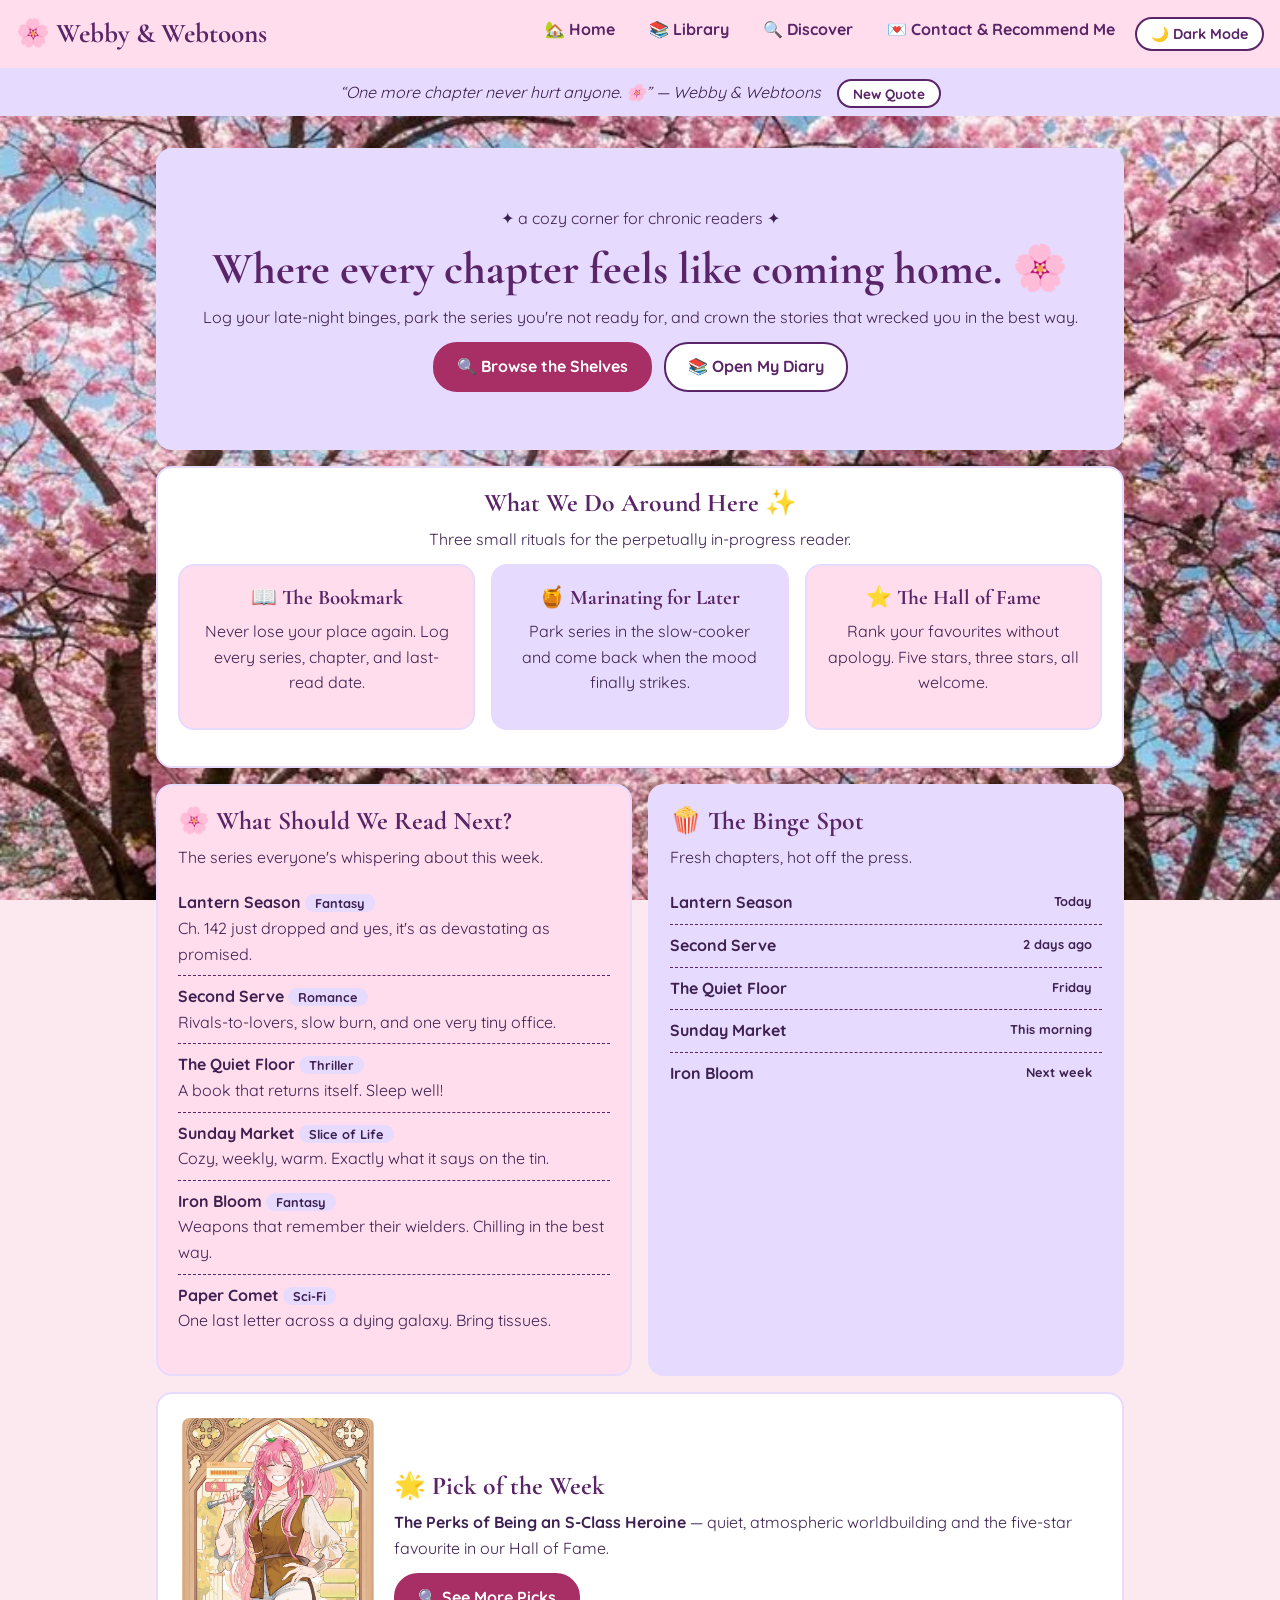
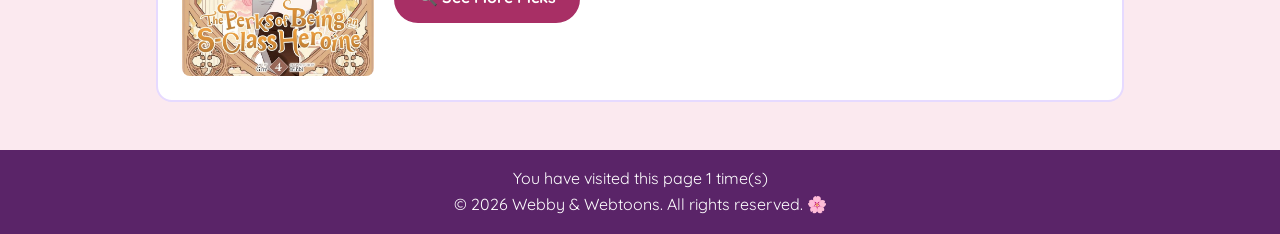
<file: index.html>
<!DOCTYPE html>
<html lang="en">
<head>
  <meta charset="UTF-8">
  <meta name="viewport" content="width=device-width, initial-scale=1.0">
  <title>Webby &amp; Webtoons — A Cozy Webtoon Diary</title>
  <link rel="preconnect" href="https://fonts.googleapis.com">
  <link rel="preconnect" href="https://fonts.gstatic.com" crossorigin>
  <link href="https://fonts.googleapis.com/css2?family=Cormorant+Garamond:wght@500;700&family=Quicksand:wght@400;500;700&display=swap" rel="stylesheet">
  <link rel="stylesheet" href="styles.css">
</head>
<body>
  <header class="site-header">
    <nav class="navbar">
      <a href="index.html" class="logo">🌸 Webby &amp; Webtoons</a>
      <ul class="nav-links">
        <li><a href="index.html">🏡 Home</a></li>
        <li><a href="library.html">📚 Library</a></li>
        <li><a href="about.html">🔍 Discover</a></li>
        <li><a href="contact.html">💌 Contact &amp; Recommend Me</a></li>
        <li><button type="button" id="dark-toggle" class="btn btn-outline nav-toggle">🌙 Dark Mode</button></li>
      </ul>
    </nav>
  </header>

  <main>
    <section class="card lavender hero">
      <p>✦ a cozy corner for chronic readers ✦</p>
      <h1 id="hero-heading" class="hero-heading">Where every chapter feels like coming home. 🌸</h1>
      <p>Log your late-night binges, park the series you're not ready for, and crown the stories that wrecked you in the best way.</p>
      <div class="hero-buttons">
        <a href="about.html" class="btn">🔍 Browse the Shelves</a>
        <a href="library.html" class="btn btn-outline">📚 Open My Diary</a>
      </div>
    </section>

    <section class="card white center">
      <h2>What We Do Around Here ✨</h2>
      <p>Three small rituals for the perpetually in-progress reader.</p>
      <div class="grid grid-3 service-cards">
        <article class="card pink">
          <h3>📖 The Bookmark</h3>
          <p>Never lose your place again. Log every series, chapter, and last-read date.</p>
          <p class="card-more hidden">Tip: update your chapter after every binge so "where was I?" is never a problem.</p>
        </article>
        <article class="card lavender">
          <h3>🍯 Marinating for Later</h3>
          <p>Park series in the slow-cooker and come back when the mood finally strikes.</p>
          <p class="card-more hidden">Great for long completed series, rainy weekends and stories that deserve your full attention.</p>
        </article>
        <article class="card pink">
          <h3>⭐ The Hall of Fame</h3>
          <p>Rank your favourites without apology. Five stars, three stars, all welcome.</p>
          <p class="card-more hidden">Your top-rated reads live here, ranked from five stars down.</p>
        </article>
      </div>
    </section>

    <div class="grid grid-2">
      <section class="card pink">
        <h2>🌸 What Should We Read Next?</h2>
        <p>The series everyone's whispering about this week.</p>
        <ul class="plain-list">
          <li><strong>Lantern Season</strong> <span class="tag">Fantasy</span><br>Ch. 142 just dropped and yes, it's as devastating as promised.</li>
          <li><strong>Second Serve</strong> <span class="tag">Romance</span><br>Rivals-to-lovers, slow burn, and one very tiny office.</li>
          <li><strong>The Quiet Floor</strong> <span class="tag">Thriller</span><br>A book that returns itself. Sleep well!</li>
          <li><strong>Sunday Market</strong> <span class="tag">Slice of Life</span><br>Cozy, weekly, warm. Exactly what it says on the tin.</li>
          <li><strong>Iron Bloom</strong> <span class="tag">Fantasy</span><br>Weapons that remember their wielders. Chilling in the best way.</li>
          <li><strong>Paper Comet</strong> <span class="tag">Sci-Fi</span><br>One last letter across a dying galaxy. Bring tissues.</li>
        </ul>
      </section>

      <section class="card lavender">
        <h2>🍿 The Binge Spot</h2>
        <p>Fresh chapters, hot off the press.</p>
        <ul class="plain-list">
          <li class="list-row"><strong>Lantern Season</strong> <span class="tag">Today</span></li>
          <li class="list-row"><strong>Second Serve</strong> <span class="tag">2 days ago</span></li>
          <li class="list-row"><strong>The Quiet Floor</strong> <span class="tag">Friday</span></li>
          <li class="list-row"><strong>Sunday Market</strong> <span class="tag">This morning</span></li>
          <li class="list-row"><strong>Iron Bloom</strong> <span class="tag">Next week</span></li>
        </ul>
      </section>
    </div>

    <section class="card white feature">
      <img class="photo" src="images/staff-pick-1.jpeg" alt="Cover of The Perks of Being an S-Class Heroine">
      <div>
        <h2>🌟 Pick of the Week</h2>
        <p><strong>The Perks of Being an S-Class Heroine</strong> — quiet, atmospheric worldbuilding and the five-star favourite in our Hall of Fame.</p>
        <a href="about.html" class="btn">🔍 See More Picks</a>
      </div>
    </section>
  </main>

  <footer class="site-footer">
    <p><span id="visit-count"></span></p>
    <p>&copy; 2026 Webby &amp; Webtoons. All rights reserved. 🌸</p>
  </footer>
  <script src="app.js" defer></script>
</body>
</html>
</file>
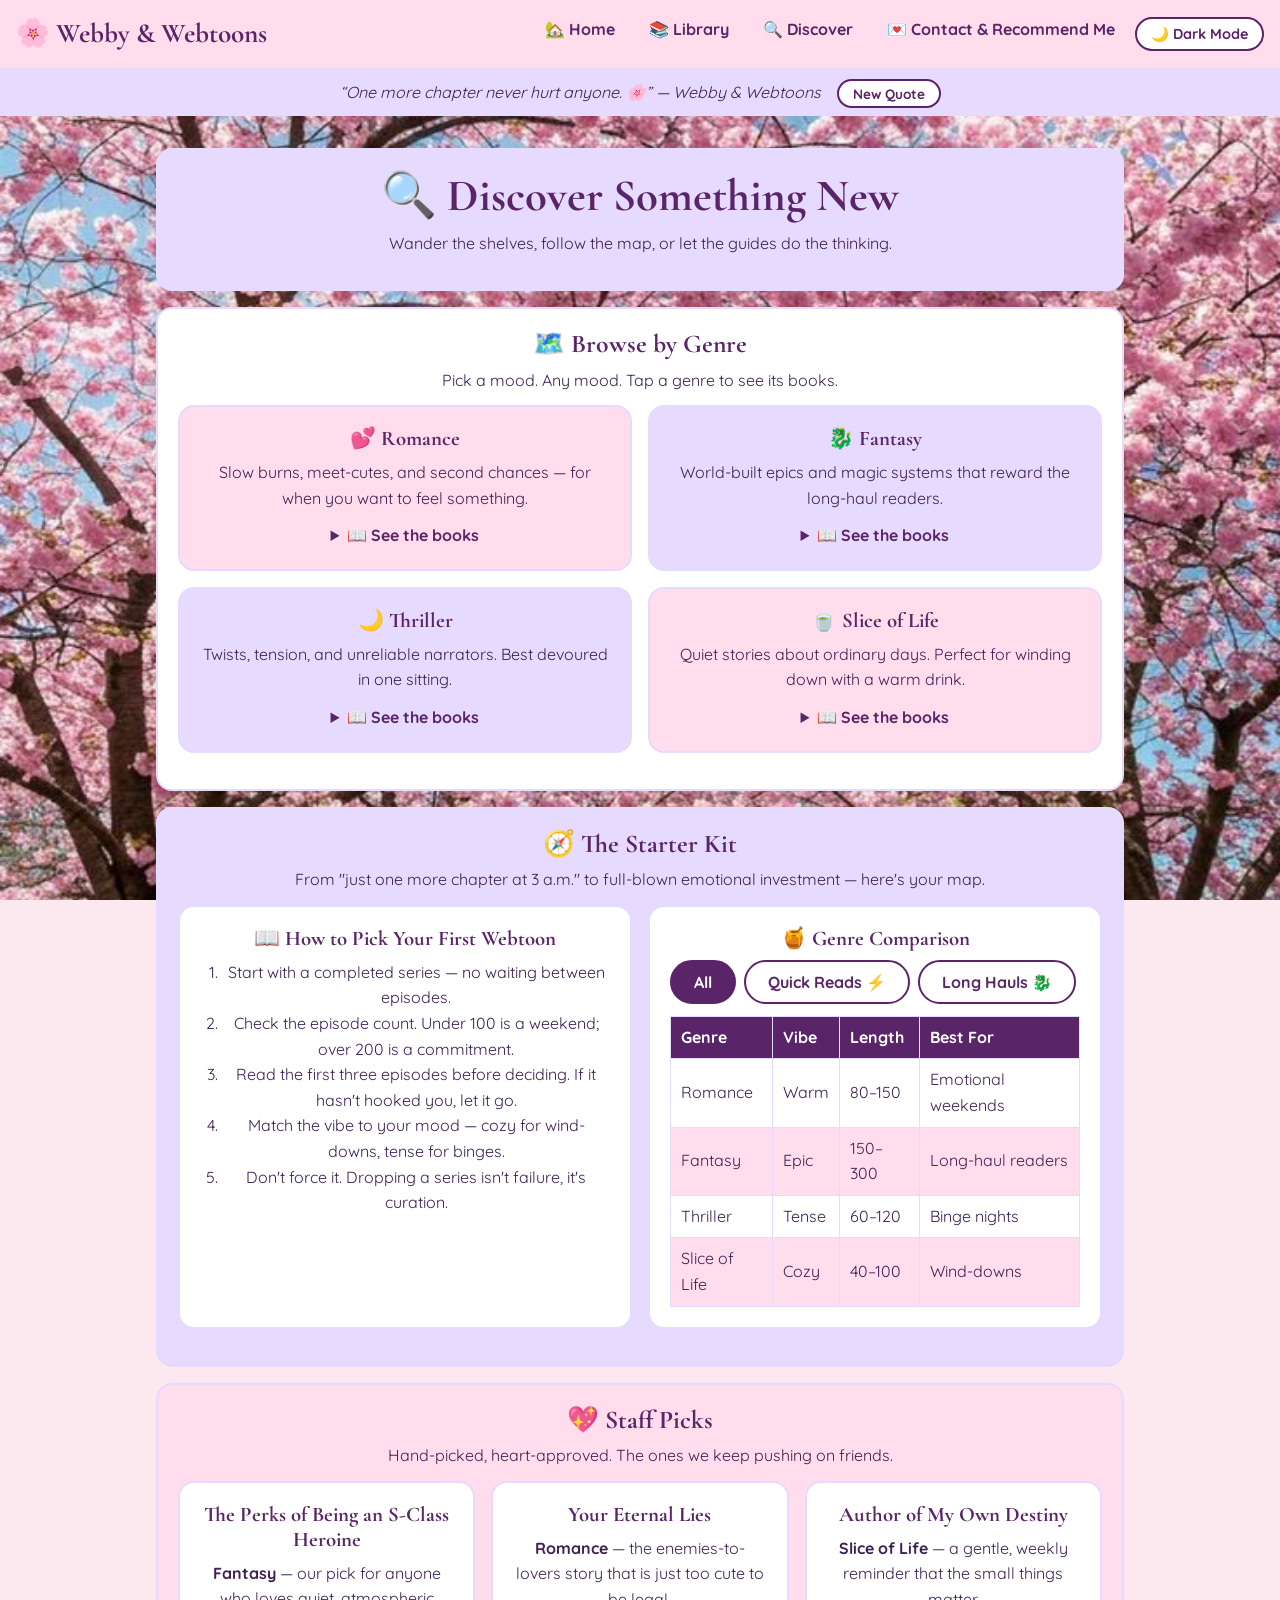
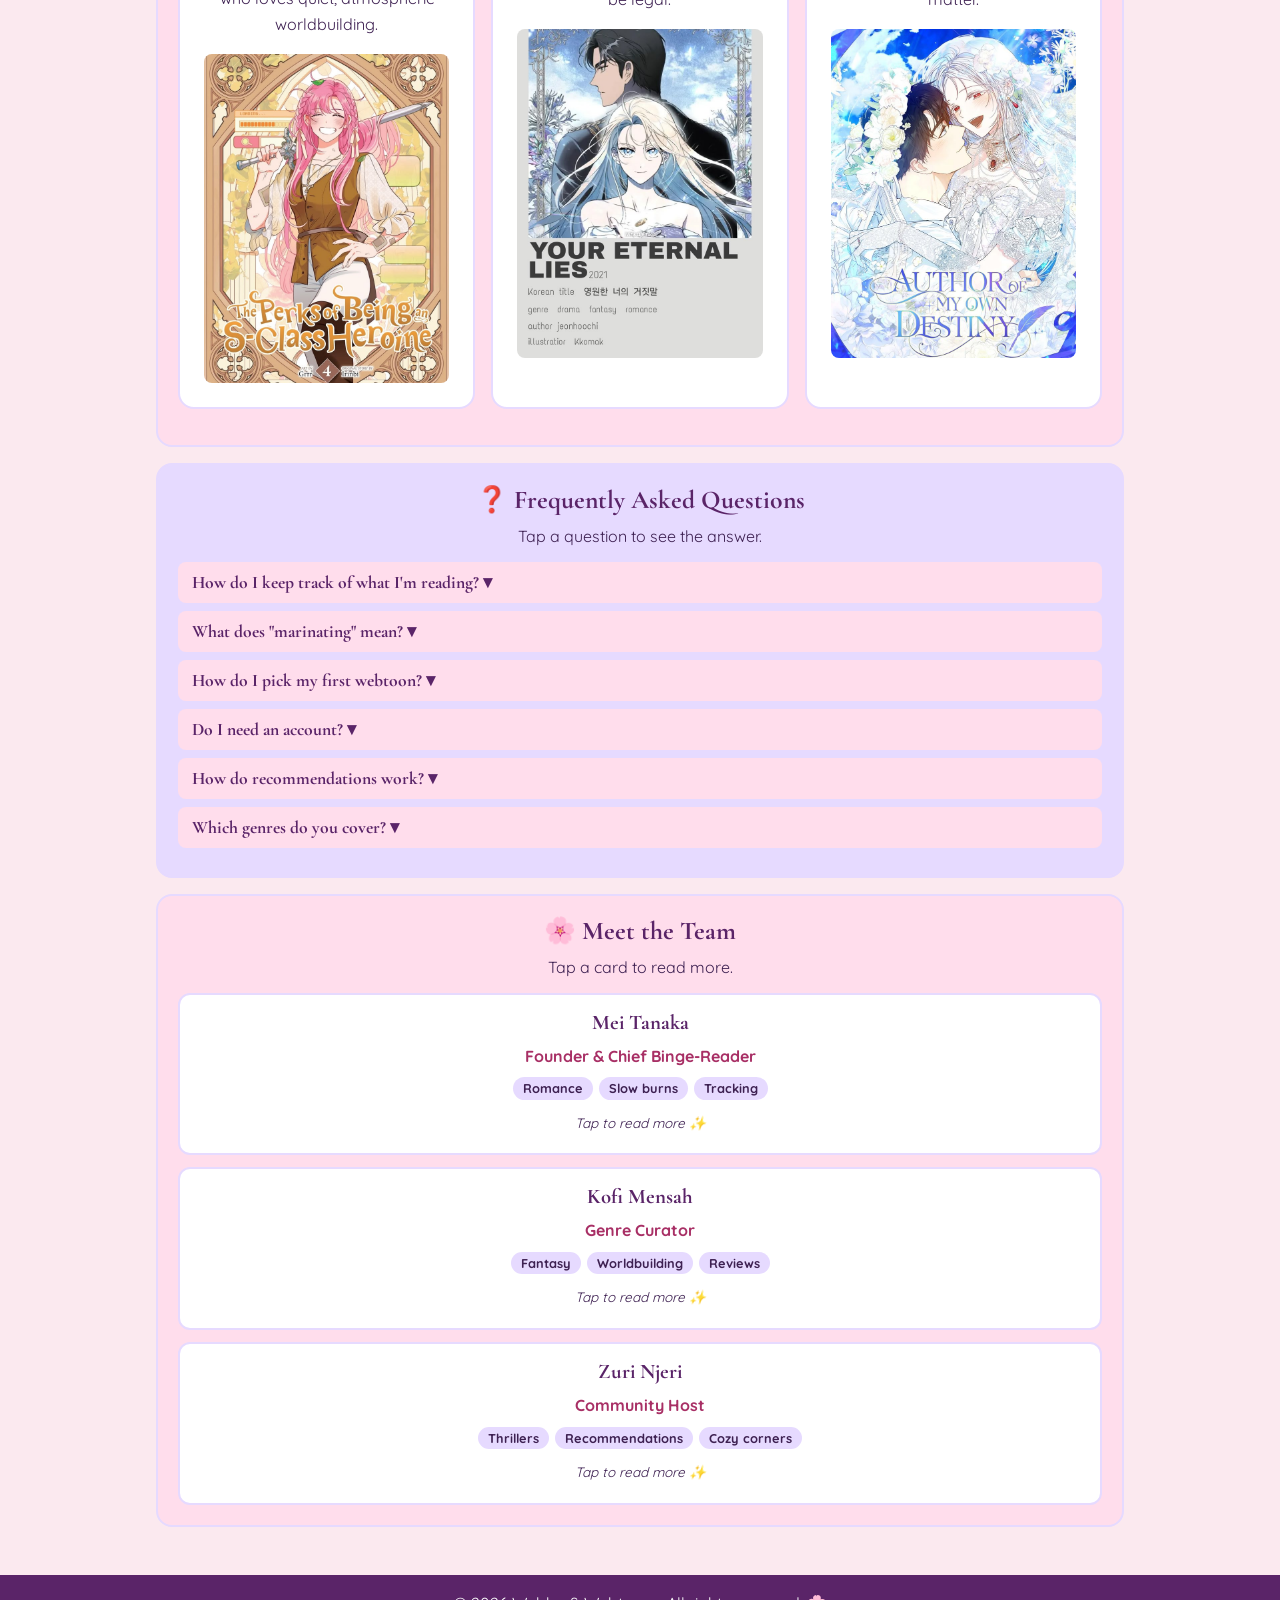
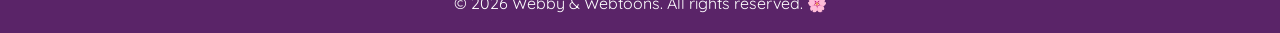
<file: about.html>
<!DOCTYPE html>
<html lang="en">
<head>
  <meta charset="UTF-8">
  <meta name="viewport" content="width=device-width, initial-scale=1.0">
  <title>Discover — Webby &amp; Webtoons</title>
  <link rel="preconnect" href="https://fonts.googleapis.com">
  <link rel="preconnect" href="https://fonts.gstatic.com" crossorigin>
  <link href="https://fonts.googleapis.com/css2?family=Cormorant+Garamond:wght@500;700&family=Quicksand:wght@400;500;700&display=swap" rel="stylesheet">
  <link rel="stylesheet" href="styles.css">
</head>
<body>
  <header class="site-header">
    <nav class="navbar">
      <a href="index.html" class="logo">🌸 Webby &amp; Webtoons</a>
      <ul class="nav-links">
        <li><a href="index.html">🏡 Home</a></li>
        <li><a href="library.html">📚 Library</a></li>
        <li><a href="about.html">🔍 Discover</a></li>
        <li><a href="contact.html">💌 Contact &amp; Recommend Me</a></li>
        <li><button type="button" id="dark-toggle" class="btn btn-outline nav-toggle">🌙 Dark Mode</button></li>
      </ul>
    </nav>
  </header>

  <main>
    <section class="card lavender center">
      <h1>🔍 Discover Something New</h1>
      <p>Wander the shelves, follow the map, or let the guides do the thinking.</p>
    </section>

    <section class="card white center">
      <h2>🗺️ Browse by Genre</h2>
      <p>Pick a mood. Any mood. Tap a genre to see its books.</p>
      <div class="grid grid-2">
        <article class="card pink">
          <h3>💕 Romance</h3>
          <p>Slow burns, meet-cutes, and second chances — for when you want to feel something.</p>
          <details><summary>📖 See the books</summary>
        <div class="gallery">
          <img class="photo" src="images/romance-1.jpeg" alt="Romance pick 1" loading="lazy">
          <img class="photo" src="images/romance-2.jpeg" alt="Romance pick 2" loading="lazy">
          <img class="photo" src="images/romance-3.jpeg" alt="Romance pick 3" loading="lazy">
          <img class="photo" src="images/romance-4.jpeg" alt="Romance pick 4" loading="lazy">
          <img class="photo" src="images/romance-5.jpeg" alt="Romance pick 5" loading="lazy">
          <img class="photo" src="images/romance-6.jpeg" alt="Romance pick 6" loading="lazy">
        </div></details>
        </article>
        <article class="card lavender">
          <h3>🐉 Fantasy</h3>
          <p>World-built epics and magic systems that reward the long-haul readers.</p>
          <details><summary>📖 See the books</summary>
        <div class="gallery">
          <img class="photo" src="images/fantasy-1.jpeg" alt="Fantasy pick 1" loading="lazy">
          <img class="photo" src="images/fantasy-2.jpeg" alt="Fantasy pick 2" loading="lazy">
          <img class="photo" src="images/fantasy-3.jpeg" alt="Fantasy pick 3" loading="lazy">
          <img class="photo" src="images/fantasy-4.jpeg" alt="Fantasy pick 4" loading="lazy">
          <img class="photo" src="images/fantasy-5.jpeg" alt="Fantasy pick 5" loading="lazy">
          <img class="photo" src="images/fantasy-6.jpeg" alt="Fantasy pick 6" loading="lazy">
        </div></details>
        </article>
        <article class="card lavender">
          <h3>🌙 Thriller</h3>
          <p>Twists, tension, and unreliable narrators. Best devoured in one sitting.</p>
          <details><summary>📖 See the books</summary>
        <div class="gallery">
          <img class="photo" src="images/thriller-1.jpeg" alt="Thriller pick 1" loading="lazy">
          <img class="photo" src="images/thriller-2.jpeg" alt="Thriller pick 2" loading="lazy">
          <img class="photo" src="images/thriller-3.jpeg" alt="Thriller pick 3" loading="lazy">
          <img class="photo" src="images/thriller-4.jpeg" alt="Thriller pick 4" loading="lazy">
          <img class="photo" src="images/thriller-5.jpeg" alt="Thriller pick 5" loading="lazy">
          <img class="photo" src="images/thriller-6.jpeg" alt="Thriller pick 6" loading="lazy">
        </div></details>
        </article>
        <article class="card pink">
          <h3>🍵 Slice of Life</h3>
          <p>Quiet stories about ordinary days. Perfect for winding down with a warm drink.</p>
          <details><summary>📖 See the books</summary>
        <div class="gallery">
          <img class="photo" src="images/slice-1.jpeg" alt="Slice of Life pick 1" loading="lazy">
          <img class="photo" src="images/slice-2.jpeg" alt="Slice of Life pick 2" loading="lazy">
          <img class="photo" src="images/slice-3.jpeg" alt="Slice of Life pick 3" loading="lazy">
          <img class="photo" src="images/slice-4.jpeg" alt="Slice of Life pick 4" loading="lazy">
          <img class="photo" src="images/slice-5.jpeg" alt="Slice of Life pick 5" loading="lazy">
          <img class="photo" src="images/slice-6.jpeg" alt="Slice of Life pick 6" loading="lazy">
        </div></details>
        </article>
      </div>
    </section>

    <section class="card lavender center">
      <h2>🧭 The Starter Kit</h2>
      <p>From "just one more chapter at 3 a.m." to full-blown emotional investment — here's your map.</p>
      <div class="grid grid-2">
        <article class="card white">
          <h3>📖 How to Pick Your First Webtoon</h3>
          <ol>
            <li>Start with a completed series — no waiting between episodes.</li>
            <li>Check the episode count. Under 100 is a weekend; over 200 is a commitment.</li>
            <li>Read the first three episodes before deciding. If it hasn't hooked you, let it go.</li>
            <li>Match the vibe to your mood — cozy for wind-downs, tense for binges.</li>
            <li>Don't force it. Dropping a series isn't failure, it's curation.</li>
          </ol>
        </article>
        <article class="card white">
          <h3>🍯 Genre Comparison</h3>
          <div class="table-wrap">
            <table id="pricing-table">
              <thead><tr><th>Genre</th><th>Vibe</th><th>Length</th><th>Best For</th></tr></thead>
              <tbody>
                <tr data-tier="long"><td>Romance</td><td>Warm</td><td>80–150</td><td>Emotional weekends</td></tr>
                <tr data-tier="long"><td>Fantasy</td><td>Epic</td><td>150–300</td><td>Long-haul readers</td></tr>
                <tr data-tier="quick"><td>Thriller</td><td>Tense</td><td>60–120</td><td>Binge nights</td></tr>
                <tr data-tier="quick"><td>Slice of Life</td><td>Cozy</td><td>40–100</td><td>Wind-downs</td></tr>
              </tbody>
            </table>
          </div>
        </article>
      </div>
    </section>

    <section class="card pink center">
      <h2>💖 Staff Picks</h2>
      <p>Hand-picked, heart-approved. The ones we keep pushing on friends.</p>
      <div class="grid grid-3">
        <article class="card white">
          <h3>The Perks of Being an S-Class Heroine</h3>
          <p><strong>Fantasy</strong> — our pick for anyone who loves quiet, atmospheric worldbuilding.</p>
          <img class="photo" src="images/staff-pick-1.jpeg" alt="The perks of being an S-Class Heroine">
        </article>
        <article class="card white">
          <h3>Your Eternal Lies</h3>
          <p><strong>Romance</strong> — the enemies-to-lovers story that is just too cute to be legal.</p>
          <img class="photo" src="images/staff-pick-2.jpeg" alt="Your Eternal Lies">
        </article>
        <article class="card white">
          <h3>Author of My Own Destiny</h3>
          <p><strong>Slice of Life</strong> — a gentle, weekly reminder that the small things matter.</p>
          <img class="photo" src="images/staff-pick-3.jpeg" alt="Author of my own destiny">
        </article>
      </div>
    </section>

    <section class="card lavender center">
      <h2>❓ Frequently Asked Questions</h2>
      <p>Tap a question to see the answer.</p>
      <div id="faq"></div>
    </section>

    <section class="card pink center">
      <h2>🌸 Meet the Team</h2>
      <p>Tap a card to read more.</p>
      <div id="team"></div>
    </section>
  </main>

  <footer class="site-footer">
    <p>&copy; 2026 Webby &amp; Webtoons. All rights reserved. 🌸</p>
  </footer>
  <script src="app.js" defer></script>
</body>
</html>
</file>
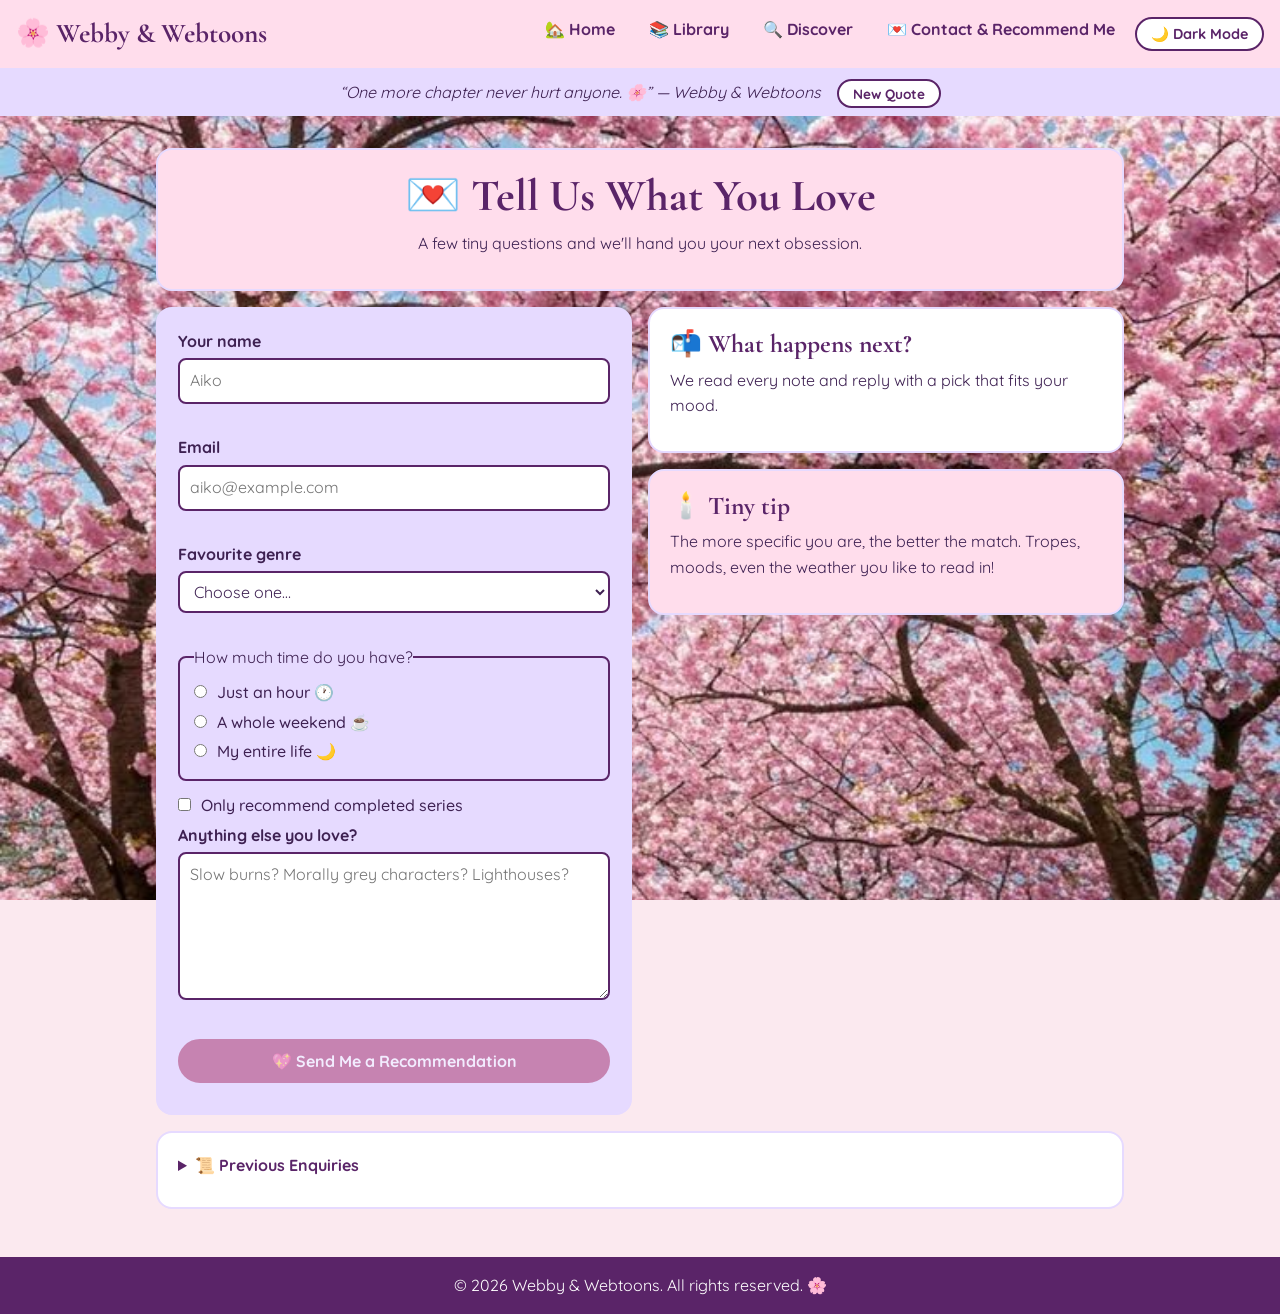
<file: contact.html>
<!DOCTYPE html>
<html lang="en">
<head>
  <meta charset="UTF-8">
  <meta name="viewport" content="width=device-width, initial-scale=1.0">
  <title>Contact &amp; Recommend Me — Webby &amp; Webtoons</title>
  <link rel="preconnect" href="https://fonts.googleapis.com">
  <link rel="preconnect" href="https://fonts.gstatic.com" crossorigin>
  <link href="https://fonts.googleapis.com/css2?family=Cormorant+Garamond:wght@500;700&family=Quicksand:wght@400;500;700&display=swap" rel="stylesheet">
  <link rel="stylesheet" href="styles.css">
</head>
<body>
  <header class="site-header">
    <nav class="navbar">
      <a href="index.html" class="logo">🌸 Webby &amp; Webtoons</a>
      <ul class="nav-links">
        <li><a href="index.html">🏡 Home</a></li>
        <li><a href="library.html">📚 Library</a></li>
        <li><a href="about.html">🔍 Discover</a></li>
        <li><a href="contact.html">💌 Contact &amp; Recommend Me</a></li>
        <li><button type="button" id="dark-toggle" class="btn btn-outline nav-toggle">🌙 Dark Mode</button></li>
      </ul>
    </nav>
  </header>

  <main>
    <section class="card pink center">
      <h1>💌 Tell Us What You Love</h1>
      <p>A few tiny questions and we'll hand you your next obsession.</p>
    </section>

    <div class="grid grid-2">
      <form id="contact-form" class="card lavender" action="mailto:yuesilo100@gmail.com" method="post" enctype="text/plain">
        <label for="name">Your name</label>
        <input type="text" id="name" name="name" placeholder="Aiko" required>
        <span class="field-msg" id="name-msg"></span>

        <label for="email">Email</label>
        <input type="email" id="email" name="email" placeholder="aiko@example.com" required>
        <span class="field-msg" id="email-msg"></span>

        <label for="genre">Favourite genre</label>
        <select id="genre" name="genre">
          <option value="">Choose one…</option>
          <option value="romance">Romance</option>
          <option value="fantasy">Fantasy</option>
          <option value="thriller">Thriller</option>
          <option value="slice">Slice of Life</option>
          <option value="scifi">Sci-Fi</option>
        </select>
        <span class="field-msg" id="genre-msg"></span>

        <fieldset>
          <legend>How much time do you have?</legend>
          <label><input type="radio" name="time" value="hour"> Just an hour 🕐</label>
          <label><input type="radio" name="time" value="weekend"> A whole weekend ☕</label>
          <label><input type="radio" name="time" value="life"> My entire life 🌙</label>
        </fieldset>

        <label class="checkbox-label"><input type="checkbox" name="completed" value="yes"> Only recommend completed series</label>

        <label for="notes">Anything else you love?</label>
        <textarea id="notes" name="notes" rows="5" placeholder="Slow burns? Morally grey characters? Lighthouses?"></textarea>
        <span class="field-msg" id="notes-msg"></span>

        <button type="submit" class="btn full">💖 Send Me a Recommendation</button>
        <span class="form-status" id="form-status" role="status"></span>
      </form>

      <div class="stack">
        <aside class="card white">
          <h2>📬 What happens next?</h2>
          <p>We read every note and reply with a pick that fits your mood.</p>
        </aside>
        <aside class="card pink">
          <h2>🕯️ Tiny tip</h2>
          <p>The more specific you are, the better the match. Tropes, moods, even the weather you like to read in!</p>
        </aside>
      </div>
    </div>
  </main>

  <footer class="site-footer">
    <p>&copy; 2026 Webby &amp; Webtoons. All rights reserved. 🌸</p>
  </footer>
  <script src="app.js" defer></script>
</body>
</html>
</file>
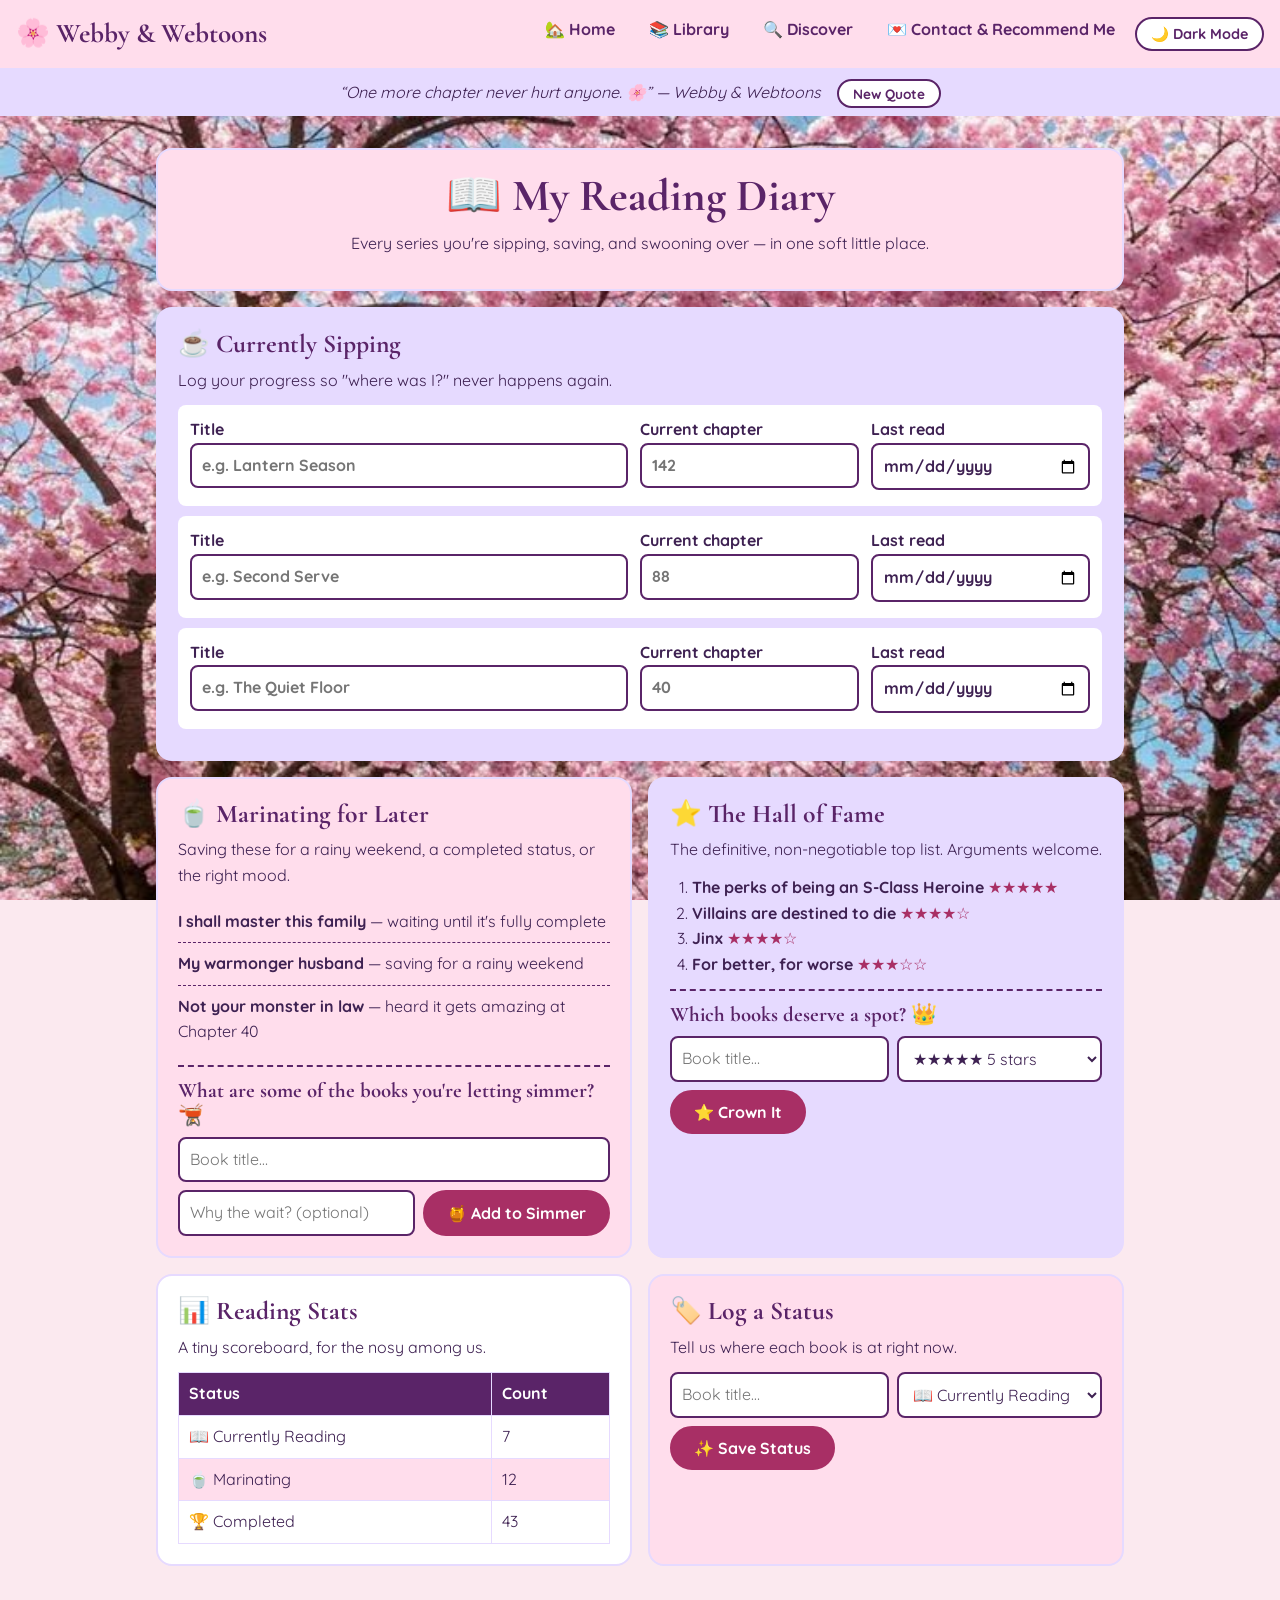
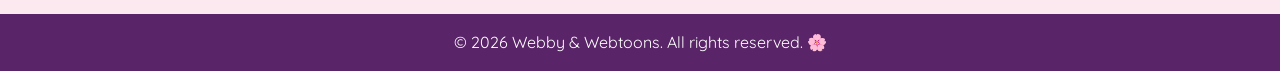
<file: library.html>
<!DOCTYPE html>
<html lang="en">
<head>
  <meta charset="UTF-8">
  <meta name="viewport" content="width=device-width, initial-scale=1.0">
  <title>My Library — Webby &amp; Webtoons</title>
  <link rel="preconnect" href="https://fonts.googleapis.com">
  <link rel="preconnect" href="https://fonts.gstatic.com" crossorigin>
  <link href="https://fonts.googleapis.com/css2?family=Cormorant+Garamond:wght@500;700&family=Quicksand:wght@400;500;700&display=swap" rel="stylesheet">
  <link rel="stylesheet" href="styles.css">
</head>
<body>
  <header class="site-header">
    <nav class="navbar">
      <a href="index.html" class="logo">🌸 Webby &amp; Webtoons</a>
      <ul class="nav-links">
        <li><a href="index.html">🏡 Home</a></li>
        <li><a href="library.html">📚 Library</a></li>
        <li><a href="about.html">🔍 Discover</a></li>
        <li><a href="contact.html">💌 Contact &amp; Recommend Me</a></li>
        <li><button type="button" id="dark-toggle" class="btn btn-outline nav-toggle">🌙 Dark Mode</button></li>
      </ul>
    </nav>
  </header>

  <main>
    <section class="card pink center">
      <h1>📖 My Reading Diary</h1>
      <p>Every series you're sipping, saving, and swooning over — in one soft little place.</p>
    </section>

    <div class="grid grid-2">
      <section class="card lavender wide">
        <h2>☕ Currently Sipping</h2>
        <p>Log your progress so "where was I?" never happens again.</p>
        <form>
          <div class="row">
            <label>Title <input type="text" name="title-1" placeholder="e.g. Lantern Season"></label>
            <label>Current chapter <input type="number" name="chapter-1" min="1" placeholder="142"></label>
            <label>Last read <input type="date" name="date-1"></label>
          </div>
          <div class="row">
            <label>Title <input type="text" name="title-2" placeholder="e.g. Second Serve"></label>
            <label>Current chapter <input type="number" name="chapter-2" min="1" placeholder="88"></label>
            <label>Last read <input type="date" name="date-2"></label>
          </div>
          <div class="row">
            <label>Title <input type="text" name="title-3" placeholder="e.g. The Quiet Floor"></label>
            <label>Current chapter <input type="number" name="chapter-3" min="1" placeholder="40"></label>
            <label>Last read <input type="date" name="date-3"></label>
          </div>
        </form>
      </section>

      <section class="card pink">
        <h2>🍵 Marinating for Later</h2>
        <p>Saving these for a rainy weekend, a completed status, or the right mood.</p>
        <ul class="plain-list">
          <li><strong>I shall master this family</strong> — waiting until it's fully complete</li>
          <li><strong>My warmonger husband</strong> — saving for a rainy weekend</li>
          <li><strong>Not your monster in law</strong> — heard it gets amazing at Chapter 40</li>
        </ul>
        <div class="add-box">
          <h3>What are some of the books you're letting simmer? 🫕</h3>
          <form class="add-form">
            <input type="text" name="book" placeholder="Book title…" aria-label="Book title" required>
            <input type="text" name="why" placeholder="Why the wait? (optional)" aria-label="Reason">
            <button type="submit" class="btn">🍯 Add to Simmer</button>
          </form>
        </div>
      </section>

      <section class="card lavender">
        <h2>⭐ The Hall of Fame</h2>
        <p>The definitive, non-negotiable top list. Arguments welcome.</p>
        <ol>
          <li><strong>The perks of being an S-Class Heroine</strong> <span class="stars">★★★★★</span></li>
          <li><strong>Villains are destined to die</strong> <span class="stars">★★★★☆</span></li>
          <li><strong>Jinx</strong> <span class="stars">★★★★☆</span></li>
          <li><strong>For better, for worse</strong> <span class="stars">★★★☆☆</span></li>
        </ol>
        <div class="add-box">
          <h3>Which books deserve a spot? 👑</h3>
          <form class="add-form">
            <input type="text" name="book" placeholder="Book title…" aria-label="Book title" required>
            <select name="stars" aria-label="Star rating">
              <option value="5">★★★★★ 5 stars</option>
              <option value="4">★★★★☆ 4 stars</option>
              <option value="3">★★★☆☆ 3 stars</option>
              <option value="2">★★☆☆☆ 2 stars</option>
              <option value="1">★☆☆☆☆ 1 star</option>
            </select>
            <button type="submit" class="btn">⭐ Crown It</button>
          </form>
        </div>
      </section>

      <section class="card white">
        <h2>📊 Reading Stats</h2>
        <p>A tiny scoreboard, for the nosy among us.</p>
        <div class="table-wrap">
          <table>
            <thead><tr><th>Status</th><th>Count</th></tr></thead>
            <tbody>
              <tr><td>📖 Currently Reading</td><td>7</td></tr>
              <tr><td>🍵 Marinating</td><td>12</td></tr>
              <tr><td>🏆 Completed</td><td>43</td></tr>
            </tbody>
          </table>
        </div>
      </section>

      <section class="card pink">
        <h2>🏷️ Log a Status</h2>
        <p>Tell us where each book is at right now.</p>
        <form class="add-form">
          <input type="text" name="book" placeholder="Book title…" aria-label="Book title" required>
          <select name="status" aria-label="Reading status">
            <option value="reading">📖 Currently Reading</option>
            <option value="marinating">🍵 Marinating</option>
            <option value="completed">🏆 Completed</option>
          </select>
          <button type="submit" class="btn">✨ Save Status</button>
        </form>
      </section>
    </div>
  </main>

  <footer class="site-footer">
    <p>&copy; 2026 Webby &amp; Webtoons. All rights reserved. 🌸</p>
  </footer>
  <script src="app.js" defer></script>
</body>
</html>
</file>
<file: styles.css>
/* ==========================================================
   WEBBY & WEBTOONS — styles.css (shared by every page)
   Mobile-first: base styles = phone, media queries add more.
   ========================================================== */

/* 1. RESET */
* { box-sizing: border-box; margin: 0; padding: 0; }
img { display: block; max-width: 100%; }

/* 2. COLOURS + FONTS (3 main colours: plum, pink, lavender + white) */
:root {
  --text: #3E2152;
  --heading: #5A2468;
  --pink: #FFDDEC;
  --lavender: #E6DAFF;
  --white: #FFFFFF;
  --accent: #C94781;
  --accent-dark: #A82F65;
  --font-heading: 'Cormorant Garamond', Georgia, serif;
  --font-body: 'Quicksand', Arial, sans-serif;
}

/* 3. BASE TYPOGRAPHY */
body {
  font-family: var(--font-body);
  color: var(--text);
  line-height: 1.6;
  background: #FBE9EF url("images/background.jpeg") center / cover fixed;
}
h1, h2, h3 { font-family: var(--font-heading); color: var(--heading); line-height: 1.2; margin-bottom: 8px; }
h1 { font-size: 2rem; }
h2 { font-size: 1.6rem; }
h3 { font-size: 1.3rem; }
p { margin-bottom: 12px; }
ul, ol { padding-left: 22px; margin-bottom: 12px; }

/* 4. LINKS (order: link, visited, hover, focus, active) */
a:link    { color: var(--accent-dark); }
a:visited { color: var(--heading); }
a:hover   { color: var(--accent); text-decoration: underline; }
a:focus   { outline: 3px solid var(--heading); outline-offset: 2px; }
a:active  { color: var(--text); }

/* 5. HEADER + NAV (Flexbox) — column on phones, row on tablets+ */
.navbar {
  display: flex;
  flex-direction: column;
  align-items: center;
  gap: 8px;
  padding: 12px 16px;
  background: var(--pink);
  border-bottom: 3px solid var(--lavender);
}
.logo:link, .logo:visited {
  font-family: var(--font-heading);
  font-size: 1.7rem;
  font-weight: 700;
  color: var(--heading);
  text-decoration: none;
}
.nav-links { display: flex; flex-wrap: wrap; justify-content: center; gap: 6px; list-style: none; padding: 0; margin: 0; }
.nav-links a { padding: 6px 14px; border-radius: 20px; font-weight: 700; text-decoration: none; }
.nav-links a:link    { color: var(--heading); }
.nav-links a:visited { color: var(--heading); }
.nav-links a:hover   { background: var(--white); color: var(--accent-dark); }
.nav-links a:focus   { outline: 3px solid var(--heading); outline-offset: 2px; }
.nav-links a:active  { background: var(--lavender); }

/* 6. PAGE LAYOUT */
main { max-width: 1000px; margin: 0 auto; padding: 16px; }
.card {
  background: var(--white);
  border: 2px solid var(--lavender);
  border-radius: 16px;
  padding: 20px;
  margin-bottom: 16px;
}
.pink { background: var(--pink); }
.lavender { background: var(--lavender); }
.white { background: var(--white); }
.center { text-align: center; }

/* CSS Grid sections: 1 column on phones, more columns on bigger screens */
.grid { display: grid; gap: 16px; margin-bottom: 16px; }
.grid .card { margin-bottom: 0; }
.stack { display: grid; gap: 16px; align-content: start; }

/* 7. HERO (Flexbox centred) + BUTTONS */
.hero { display: flex; flex-direction: column; align-items: center; justify-content: center; text-align: center; padding: 32px 20px; }
.hero-buttons { display: flex; flex-wrap: wrap; justify-content: center; gap: 12px; }

.btn {
  display: inline-block;
  padding: 10px 22px;
  border: 2px solid var(--accent-dark);
  border-radius: 24px;
  background: var(--accent-dark);
  font-family: var(--font-body);
  font-size: 1rem;
  font-weight: 700;
  text-align: center;
  cursor: pointer;
}
.btn, .btn:link, .btn:visited { color: var(--white); text-decoration: none; }
.btn:hover  { background: var(--heading); border-color: var(--heading); color: var(--white); text-decoration: none; }
.btn:focus  { outline: 3px solid var(--heading); outline-offset: 3px; }
.btn:active { background: var(--accent); }
.btn-outline, .btn-outline:link, .btn-outline:visited { background: var(--white); border-color: var(--heading); color: var(--heading); }
.btn-outline:hover { background: var(--heading); color: var(--white); }

/* 8. LISTS + TAGS */
.plain-list { list-style: none; padding: 0; }
.plain-list li { padding: 8px 0; border-bottom: 1px dashed var(--heading); }
.plain-list li:last-child { border-bottom: none; }
.list-row { display: flex; justify-content: space-between; gap: 8px; }
.tag { padding: 1px 10px; border-radius: 12px; background: var(--lavender); font-size: 0.8rem; font-weight: 700; }
.stars { color: var(--accent-dark); white-space: nowrap; }

/* 9. TABLES (border-collapse + zebra striping) */
.table-wrap { overflow-x: auto; }
table { width: 100%; border-collapse: collapse; text-align: left; }
th, td { padding: 8px 10px; border: 1px solid var(--lavender); }
th { background: var(--heading); color: var(--white); }
tbody tr:nth-child(even) { background: var(--pink); }

/* 10. IMAGES (object-fit + border-radius) */
.photo { width: 100%; aspect-ratio: 3 / 4; object-fit: cover; border: 4px solid var(--white); border-radius: 12px; }
.gallery { display: grid; grid-template-columns: repeat(3, 1fr); gap: 8px; margin-top: 12px; }
.feature { display: flex; flex-direction: column; align-items: center; gap: 16px; }
.feature .photo { max-width: 200px; }
summary { cursor: pointer; font-weight: 700; color: var(--heading); }

/* 11. FORMS */
label { display: block; font-weight: 700; margin-bottom: 4px; }
input, select, textarea {
  width: 100%;
  margin-bottom: 12px;
  padding: 8px 10px;
  border: 2px solid var(--heading);
  border-radius: 8px;
  background: var(--white);
  color: var(--text);
  font: inherit;
}
input:focus, select:focus, textarea:focus { outline: 3px solid var(--accent); outline-offset: 1px; }
input[type="radio"], input[type="checkbox"] { width: auto; margin: 0 6px 0 0; }
fieldset { margin-bottom: 12px; padding: 10px 14px; border: 2px solid var(--heading); border-radius: 8px; }
fieldset label, .checkbox-label { font-weight: 500; }
.row { display: grid; gap: 0 12px; margin-bottom: 10px; padding: 12px 12px 0; border-radius: 8px; background: var(--white); }
.add-box { margin-top: 12px; padding-top: 12px; border-top: 2px dashed var(--heading); }
.add-form { display: flex; flex-wrap: wrap; gap: 8px; }
.add-form input, .add-form select { flex: 1 1 140px; width: auto; margin: 0; }
.full { width: 100%; }

/* 12. FOOTER */
.site-footer { padding: 16px; background: var(--heading); text-align: center; }
.site-footer p { margin: 0; color: var(--white); }

/* 13. RESPONSIVE BREAKPOINTS (mobile-first: min-width) */
@media (min-width: 768px) {
  h1 { font-size: 2.4rem; }
  .navbar { flex-direction: row; justify-content: space-between; }
  .grid-2 { grid-template-columns: repeat(2, 1fr); }
  .grid-3 { grid-template-columns: repeat(3, 1fr); }
  .wide { grid-column: 1 / -1; }
  .row { grid-template-columns: 2fr 1fr 1fr; }
  .feature { flex-direction: row; text-align: left; }
}
@media (min-width: 1100px) {
  h1 { font-size: 2.8rem; }
  main { padding: 32px 16px; }
  .hero { padding: 56px 20px; }
}

/* ==========================================================
   JAVASCRIPT EXTENSION (Capstone C) — one block at the bottom
   Dark mode + the classes that app.js toggles with classList
   ========================================================== */

/* S1: dark mode (colours are variables, so overriding them restyles every page) */
.dark-mode {
  --text: #F3E8FA;
  --heading: #F5C6E0;
  --pink: #4A2A5C;
  --lavender: #3A2B5E;
  --white: #2B2040;
  --accent: #F48FB1;
  --accent-dark: #F48FB1;
  background-image: linear-gradient(rgba(20, 10, 30, 0.8), rgba(20, 10, 30, 0.8)), url("images/background.jpeg");
}
.dark-mode .field-msg.error { color: #FF9AA8; }
.dark-mode .field-msg.success, .dark-mode .form-status { color: #8FE3A1; }

/* Shared helper: hide anything with this class */
.hidden { display: none; }

/* H2: service card hover (added and removed by JavaScript) */
.card-active { background: var(--white); border-color: var(--accent); box-shadow: 0 8px 18px rgba(90, 36, 104, 0.3); }
.card-more { margin-top: 8px; font-style: italic; }

/* S1 button inside the navbar */
.nav-toggle { padding: 6px 14px; font-size: 0.9rem; }

/* S2: back to top (hidden until JavaScript adds .show) */
.back-to-top { position: fixed; right: 16px; bottom: 16px; z-index: 50; display: none; }
.back-to-top.show { display: inline-block; }

/* S3: quote banner */
.quote-banner { display: flex; flex-wrap: wrap; align-items: center; justify-content: center; gap: 8px 16px; padding: 8px 16px; background: var(--lavender); text-align: center; font-style: italic; }
.quote-text { margin: 0; }
.quote-btn { padding: 4px 14px; font-size: 0.85rem; }
.btn:disabled { opacity: 0.5; cursor: not-allowed; }

/* A1: filter buttons */
.filter-bar { display: flex; flex-wrap: wrap; gap: 8px; margin-bottom: 12px; }
.btn-outline.active { background: var(--heading); color: var(--white); }

/* A2: FAQ accordion */
.faq-item { margin-bottom: 8px; text-align: left; }
.faq-question { margin: 0; padding: 10px 14px; border-radius: 8px; background: var(--pink); font-size: 1.1rem; cursor: pointer; }
.faq-question::after { content: " ▾"; }
.faq-question.open::after { content: " ▴"; }
.faq-answer { margin: 8px 14px 0; }

/* A3: team cards */
#team { display: grid; gap: 12px; }
.team-card { padding: 16px; border: 2px solid var(--lavender); border-radius: 12px; background: var(--white); cursor: pointer; }
.team-role { font-weight: 700; color: var(--accent-dark); margin-bottom: 8px; }
.team-hint { font-size: 0.85rem; font-style: italic; margin-bottom: 4px; }
.skill-list { display: flex; flex-wrap: wrap; justify-content: center; gap: 6px; list-style: none; padding: 0; }

/* C1 / C2 / C3: form feedback and enquiry history */
.field-msg { display: block; min-height: 1.2em; margin: -8px 0 10px; font-size: 0.9rem; font-weight: 700; }
.field-msg.error { color: #B00020; }
.field-msg.success { color: #1B6E2D; }
.form-status { display: block; margin-top: 10px; font-weight: 700; color: #1B6E2D; }
.history-panel { margin-top: 16px; }
.history-panel summary { margin-bottom: 8px; }
.history-card { margin-bottom: 8px; padding: 10px 12px; border-radius: 8px; background: var(--pink); }
</file>
